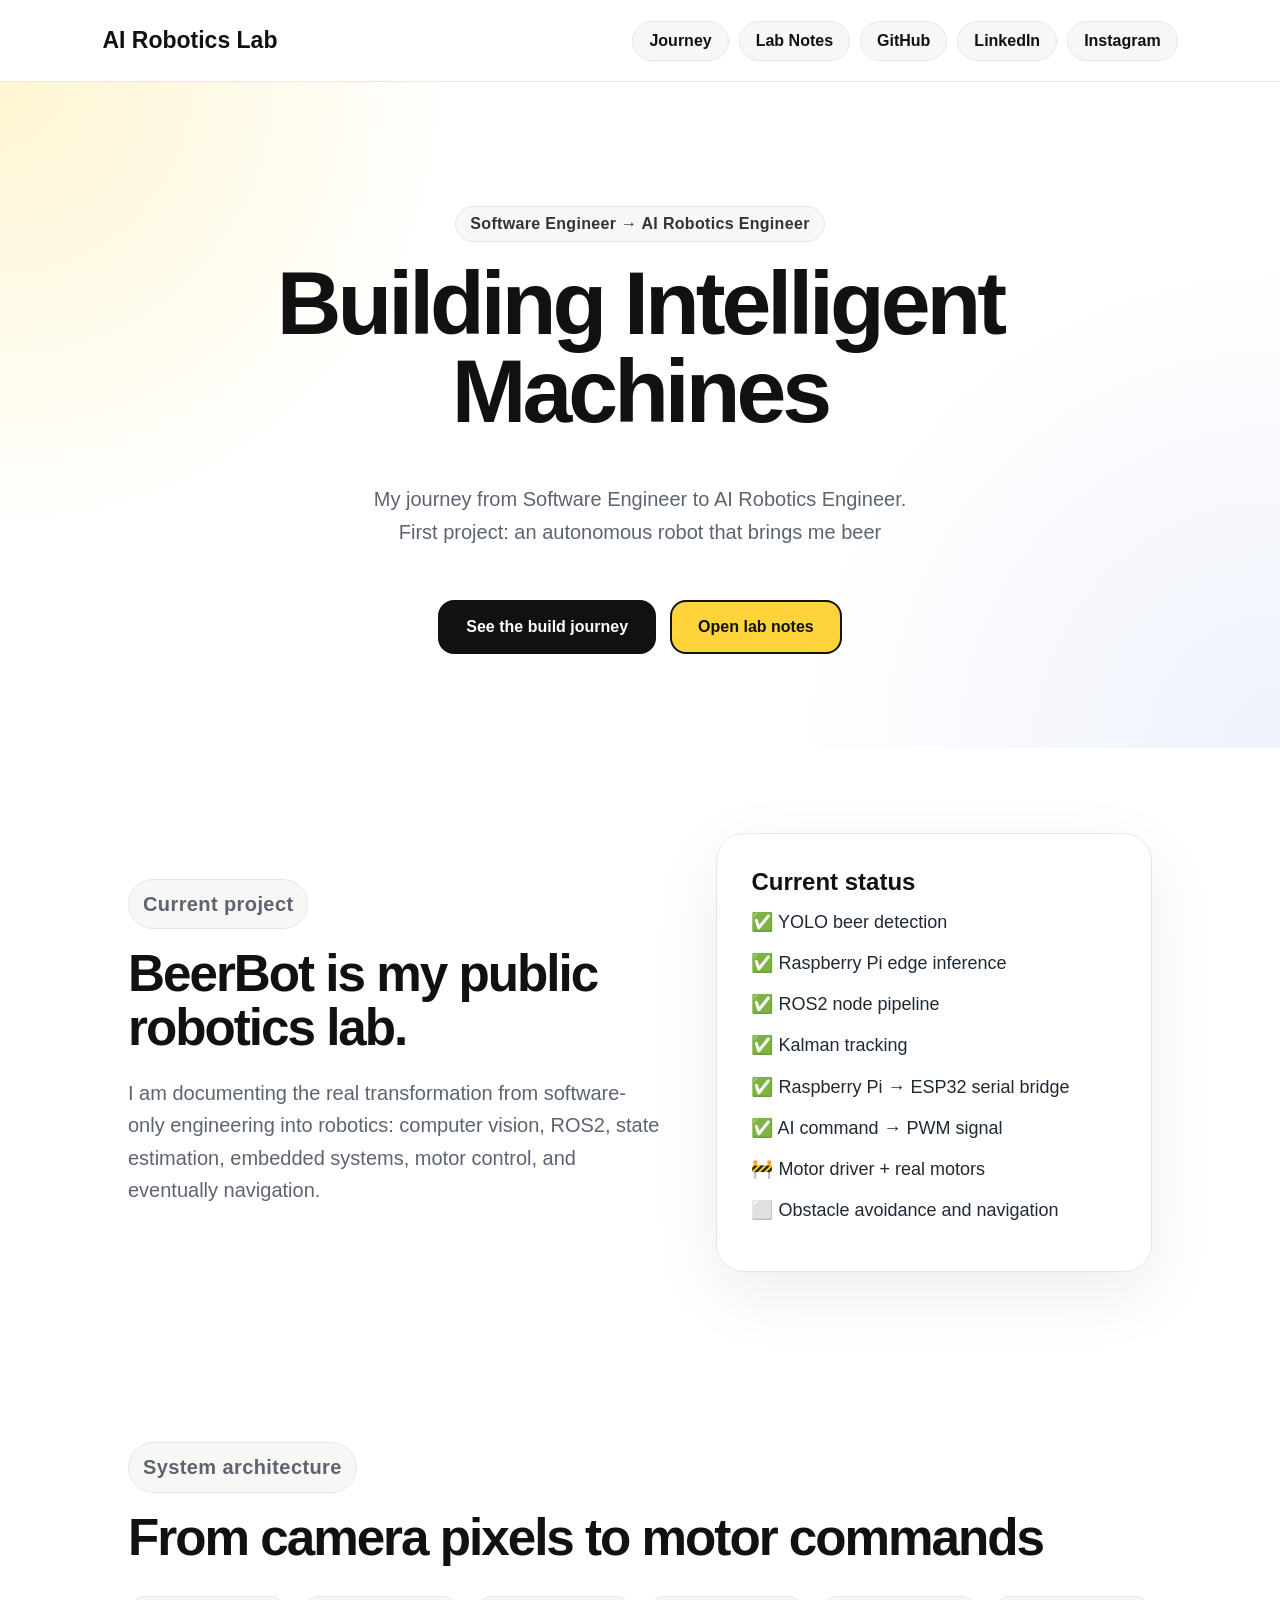
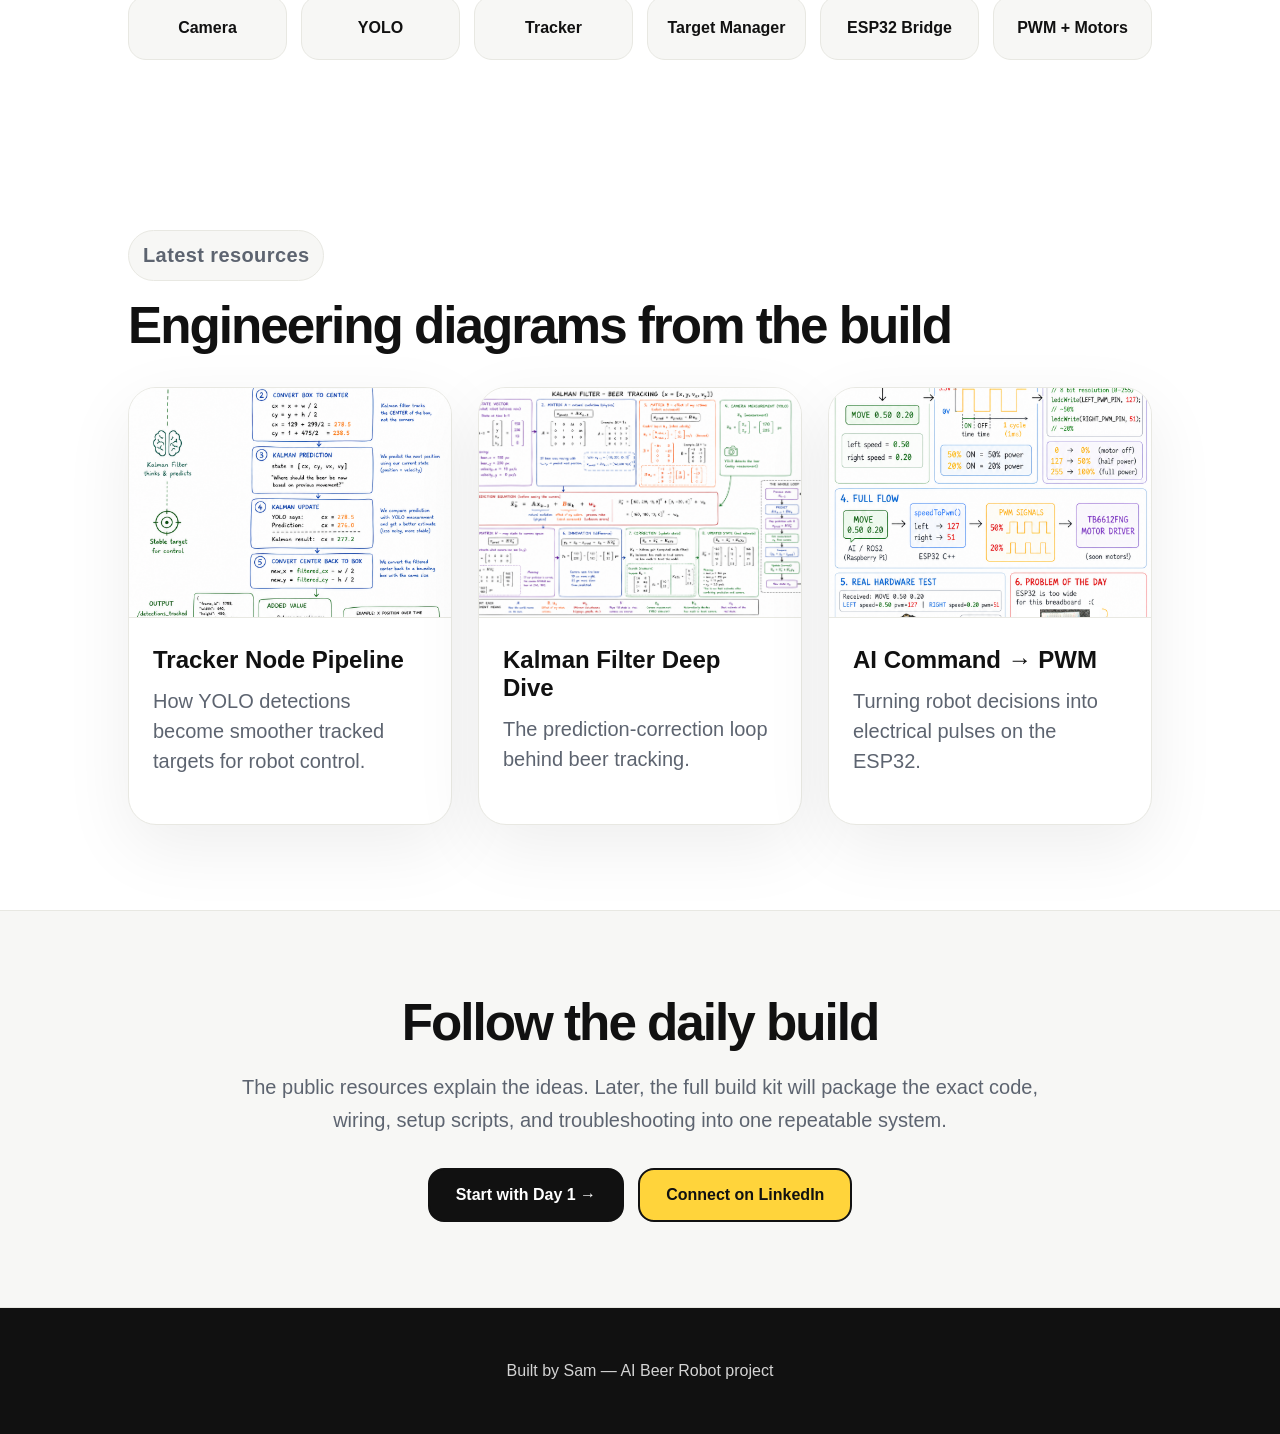
<file: docs/index.html>
<!DOCTYPE html>
<html lang="en">
<head>
  <meta charset="UTF-8" />
  <meta name="viewport" content="width=device-width, initial-scale=1.0" />
  <title>AI Robotics Lab</title>
  <link rel="stylesheet" href="style.css" />
</head>
<body>
    <nav class="nav">
    <a class="logo" href="index.html">AI Robotics Lab</a>
    <div class="links">
      <a href="journey.html">Journey</a>
      <a href="notes.html">Lab Notes</a>
      <a href="https://github.com/samrondzel/beer_robot" target="_blank" rel="noopener noreferrer">GitHub</a>
      <a href="https://www.linkedin.com/in/samrondel/" target="_blank" rel="noopener noreferrer">LinkedIn</a>
      <a href="https://www.instagram.com/samrondzel/" target="_blank" rel="noopener noreferrer">Instagram</a>
    </div>
  </nav>

  <main>
    <section class="hero">
      <p class="eyebrow">Software Engineer → AI Robotics Engineer</p>
      <h1>Building Intelligent Machines</h1>
      <p class="hero-text">
        My journey from Software Engineer to AI Robotics Engineer.
        <br>
        First project: an autonomous robot that brings me beer
      </p>
      <div class="buttons">
        <a class="primary" href="journey.html">See the build journey</a>
        <a class="secondary" href="notes.html">Open lab notes</a>
      </div>
    </section>

    <!--
    <section class="email-section" id="newsletter">
      <div class="email-badge">AI Robotics Lab</div>

      <h2>Follow the journey from code to machines</h2>

      <p>
        I'm documenting my path from Software Engineer to AI Robotics Engineer:
        computer vision, ROS2, embedded systems, mistakes, diagrams and real build logs.
      </p>

      <p class="email-promise">
        Join now and get the full AI robotics roadmap when it's ready.
      </p>

      <div class="beehiiv-form">
        <script async src="https://subscribe-forms.beehiiv.com/v3/loader.js" data-beehiiv-form="343acbce-effb-416f-a105-92e43528651b"></script>
      </div>

      <small>No spam. Just robots, AI and engineering notes.</small>
    </section>
  -->

    <section class="section two-col">
      <div>
        <p class="eyebrow">Current project</p>
        <h2>BeerBot is my public robotics lab.</h2>
        <p>
          I am documenting the real transformation from software-only engineering into robotics:
          computer vision, ROS2, state estimation, embedded systems, motor control, and eventually navigation.
        </p>
      </div>
      <div class="status-card">
        <h3>Current status</h3>
        <p>✅ YOLO beer detection</p>
        <p>✅ Raspberry Pi edge inference</p>
        <p>✅ ROS2 node pipeline</p>
        <p>✅ Kalman tracking</p>
        <p>✅ Raspberry Pi → ESP32 serial bridge</p>
        <p>✅ AI command → PWM signal</p>
        <p>🚧 Motor driver + real motors</p>
        <p>⬜ Obstacle avoidance and navigation</p>
      </div>
    </section>

    <section class="section">
      <p class="eyebrow">System architecture</p>
      <h2>From camera pixels to motor commands</h2>
      <div class="flow">
        <span>Camera</span>
        <span>YOLO</span>
        <span>Tracker</span>
        <span>Target Manager</span>
        <span>ESP32 Bridge</span>
        <span>PWM + Motors</span>
      </div>
    </section>

    <section class="section">
      <p class="eyebrow">Latest resources</p>
      <h2>Engineering diagrams from the build</h2>
      <div class="grid">
        <a class="card-link" href="notes.html#tracker-node">
          <img src="assets/tracker-node-pipeline.png" alt="Tracker node pipeline diagram" />
          <h3>Tracker Node Pipeline</h3>
          <p>How YOLO detections become smoother tracked targets for robot control.</p>
        </a>
        <a class="card-link" href="notes.html#kalman-filter">
          <img src="assets/kalman-filter-deep-dive.png" alt="Kalman filter explanation" />
          <h3>Kalman Filter Deep Dive</h3>
          <p>The prediction-correction loop behind beer tracking.</p>
        </a>
        <a class="card-link" href="journey.html#day20">
          <img src="assets/day20-ai-command-to-pwm.png" alt="AI command to PWM signal diagram" />
          <h3>AI Command → PWM</h3>
          <p>Turning robot decisions into electrical pulses on the ESP32.</p>
        </a>
      </div>
    </section>

    <section class="section cta">
      <h2>Follow the daily build</h2>
      <p>
        The public resources explain the ideas. Later, the full build kit will package the exact code,
        wiring, setup scripts, and troubleshooting into one repeatable system.
      </p>
      <div class="buttons">
        <a class="primary" href="journey.html">Start with Day 1 →</a>
        <a class="secondary" href="https://www.linkedin.com/in/samrondel/" target="_blank" rel="noopener noreferrer">Connect on LinkedIn</a>
      </div>
    </section>
  </main>

  <!--
  <section class="email-section" id="newsletter">
    <div class="email-badge">AI Robotics Lab</div>

    <h2>Follow the journey from code to machines</h2>

    <p class="email-promise">
      Join now and get the full AI robotics roadmap when it's ready.
    </p>

    <div class="beehiiv-form">
      <script async src="https://subscribe-forms.beehiiv.com/v3/loader.js" data-beehiiv-form="343acbce-effb-416f-a105-92e43528651b"></script>
    </div>

    <small>No spam. Just robots, AI and engineering notes.</small>
  </section>
-->

  <footer>
    <p>Built by Sam — AI Beer Robot project</p>
  </footer>
</body>
</html>
</file>
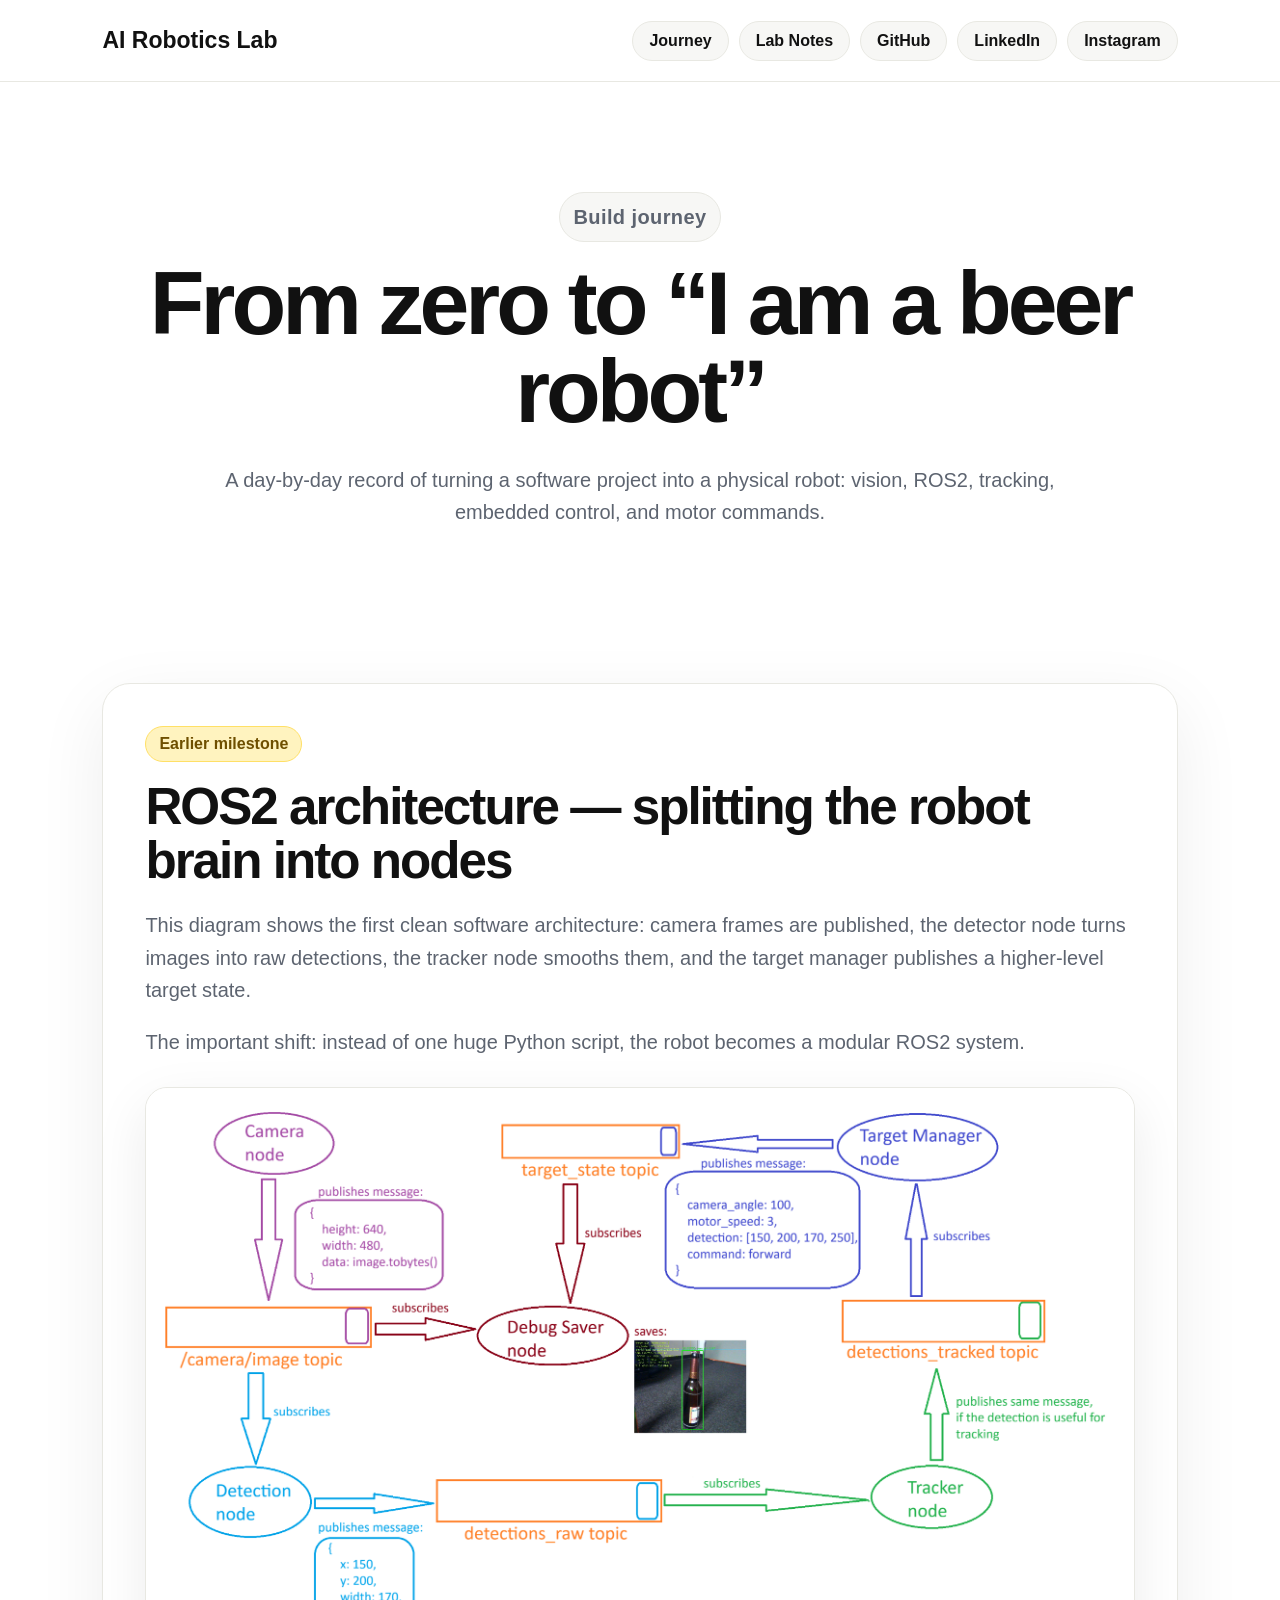
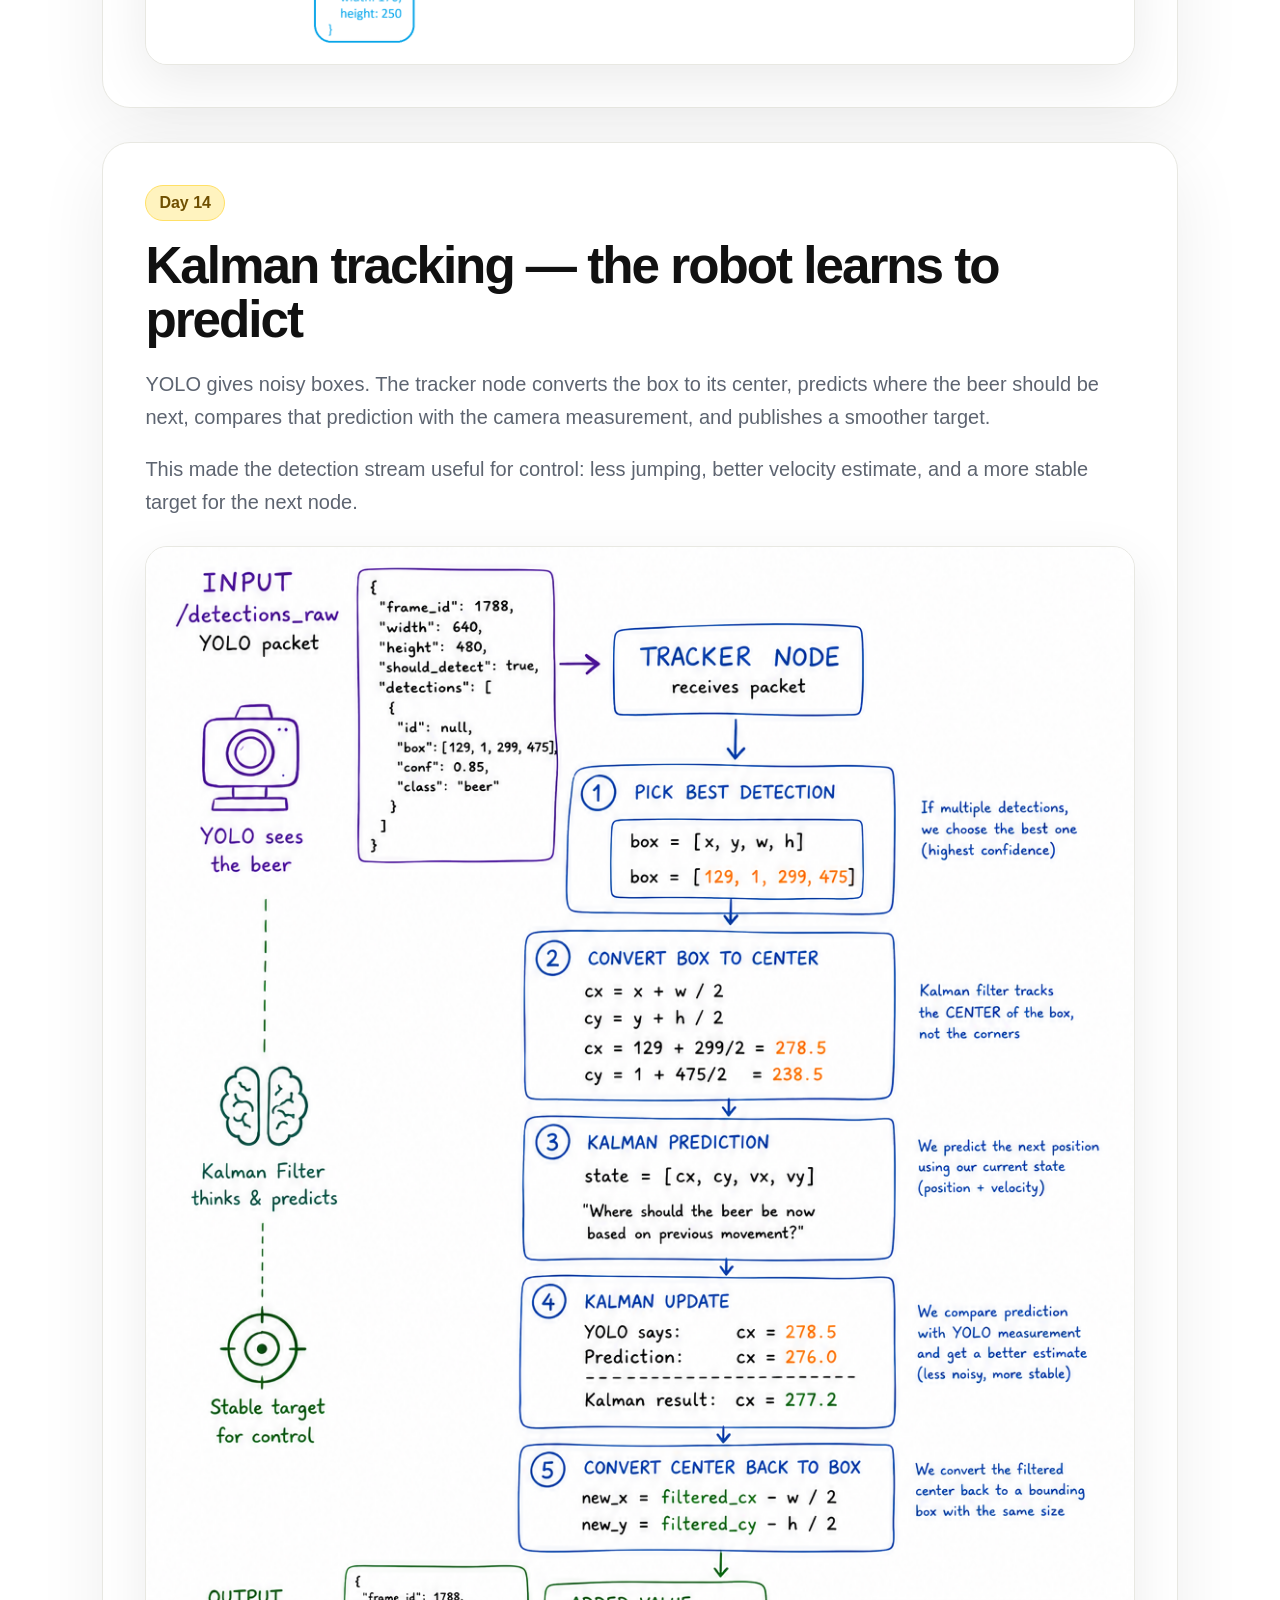
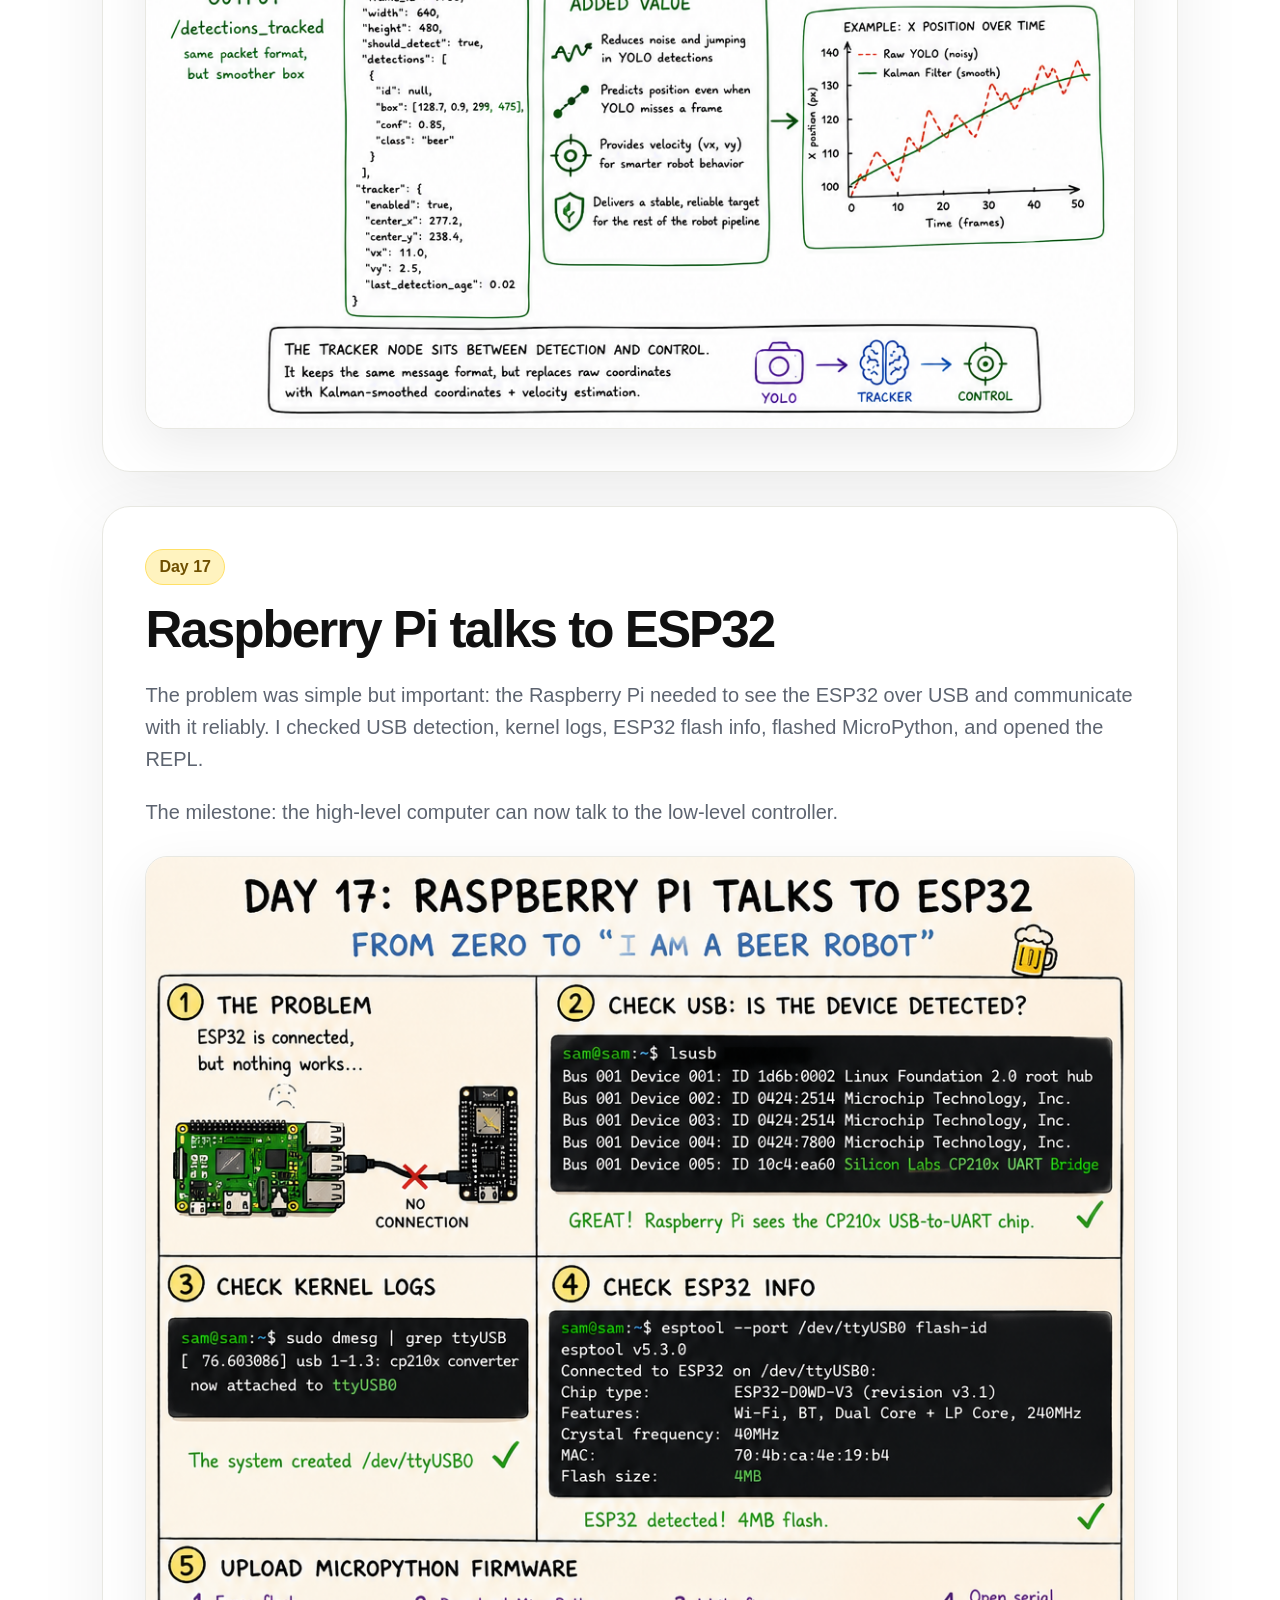
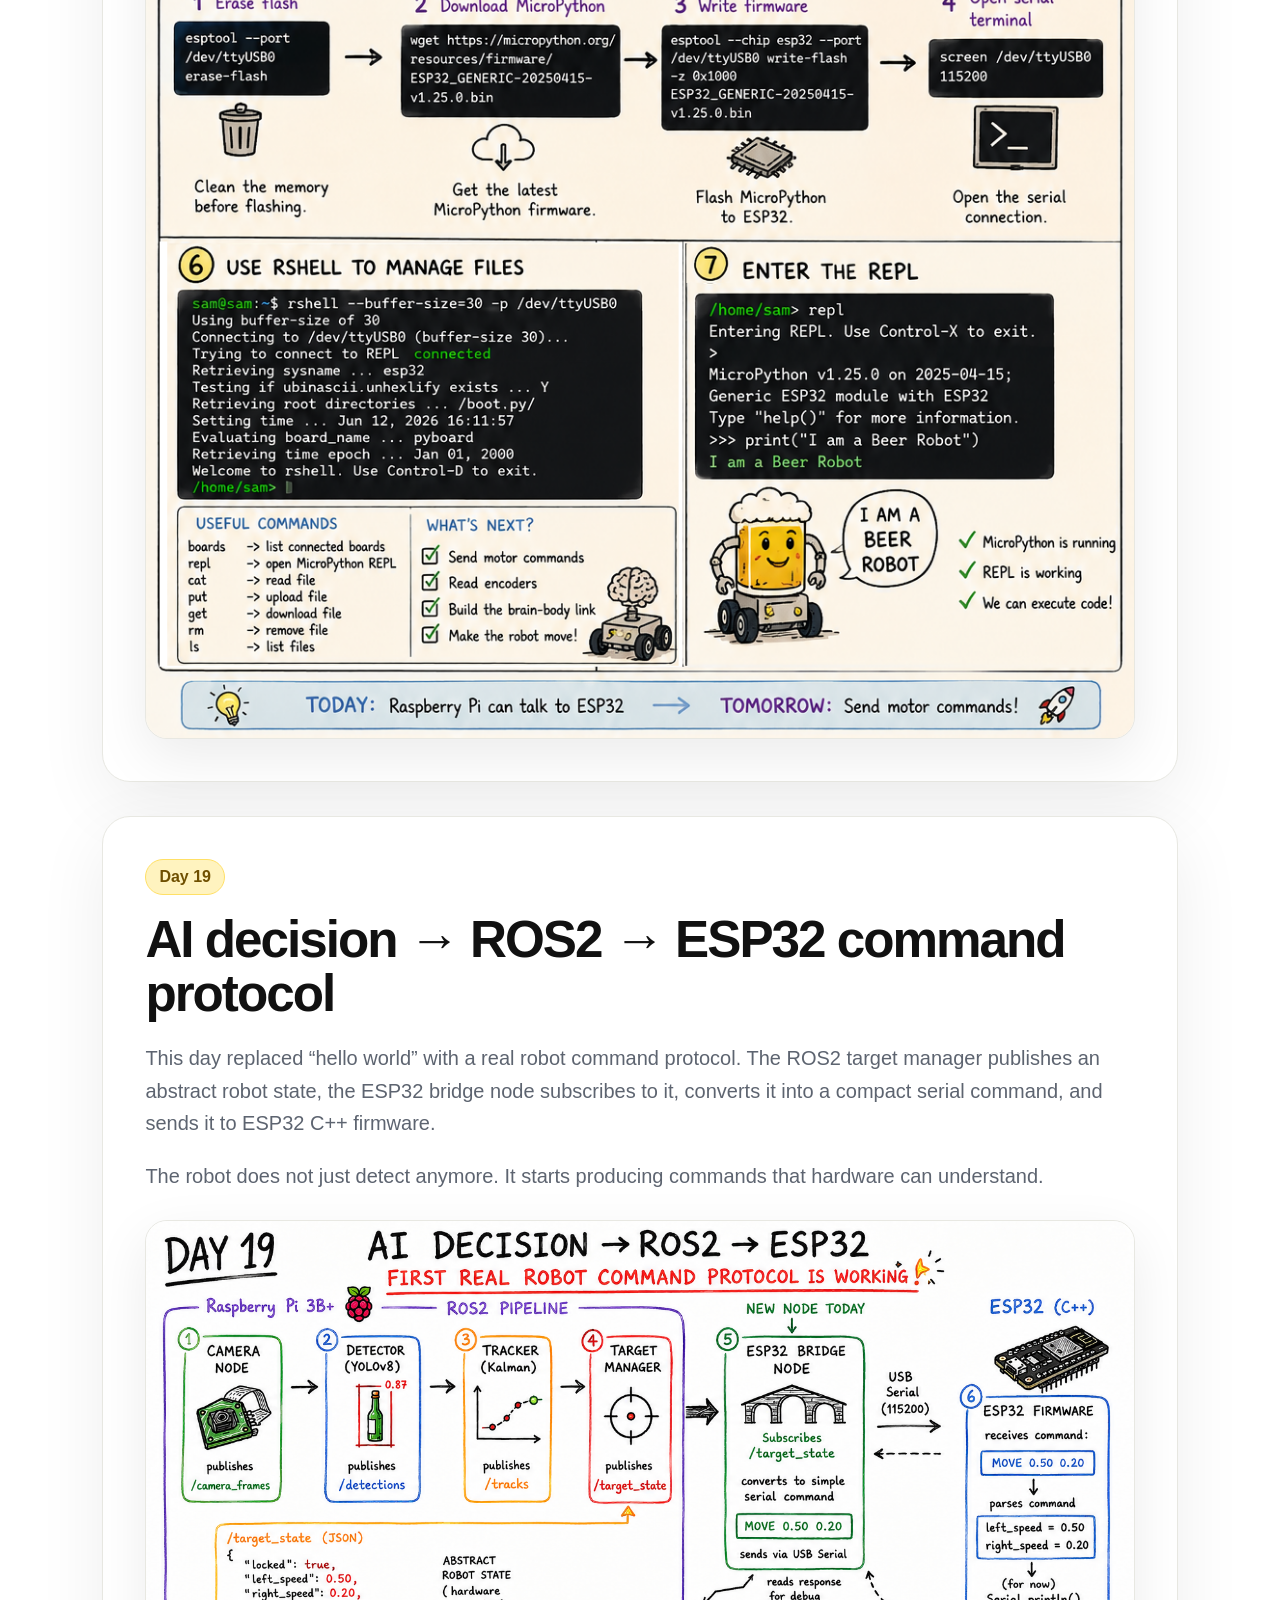
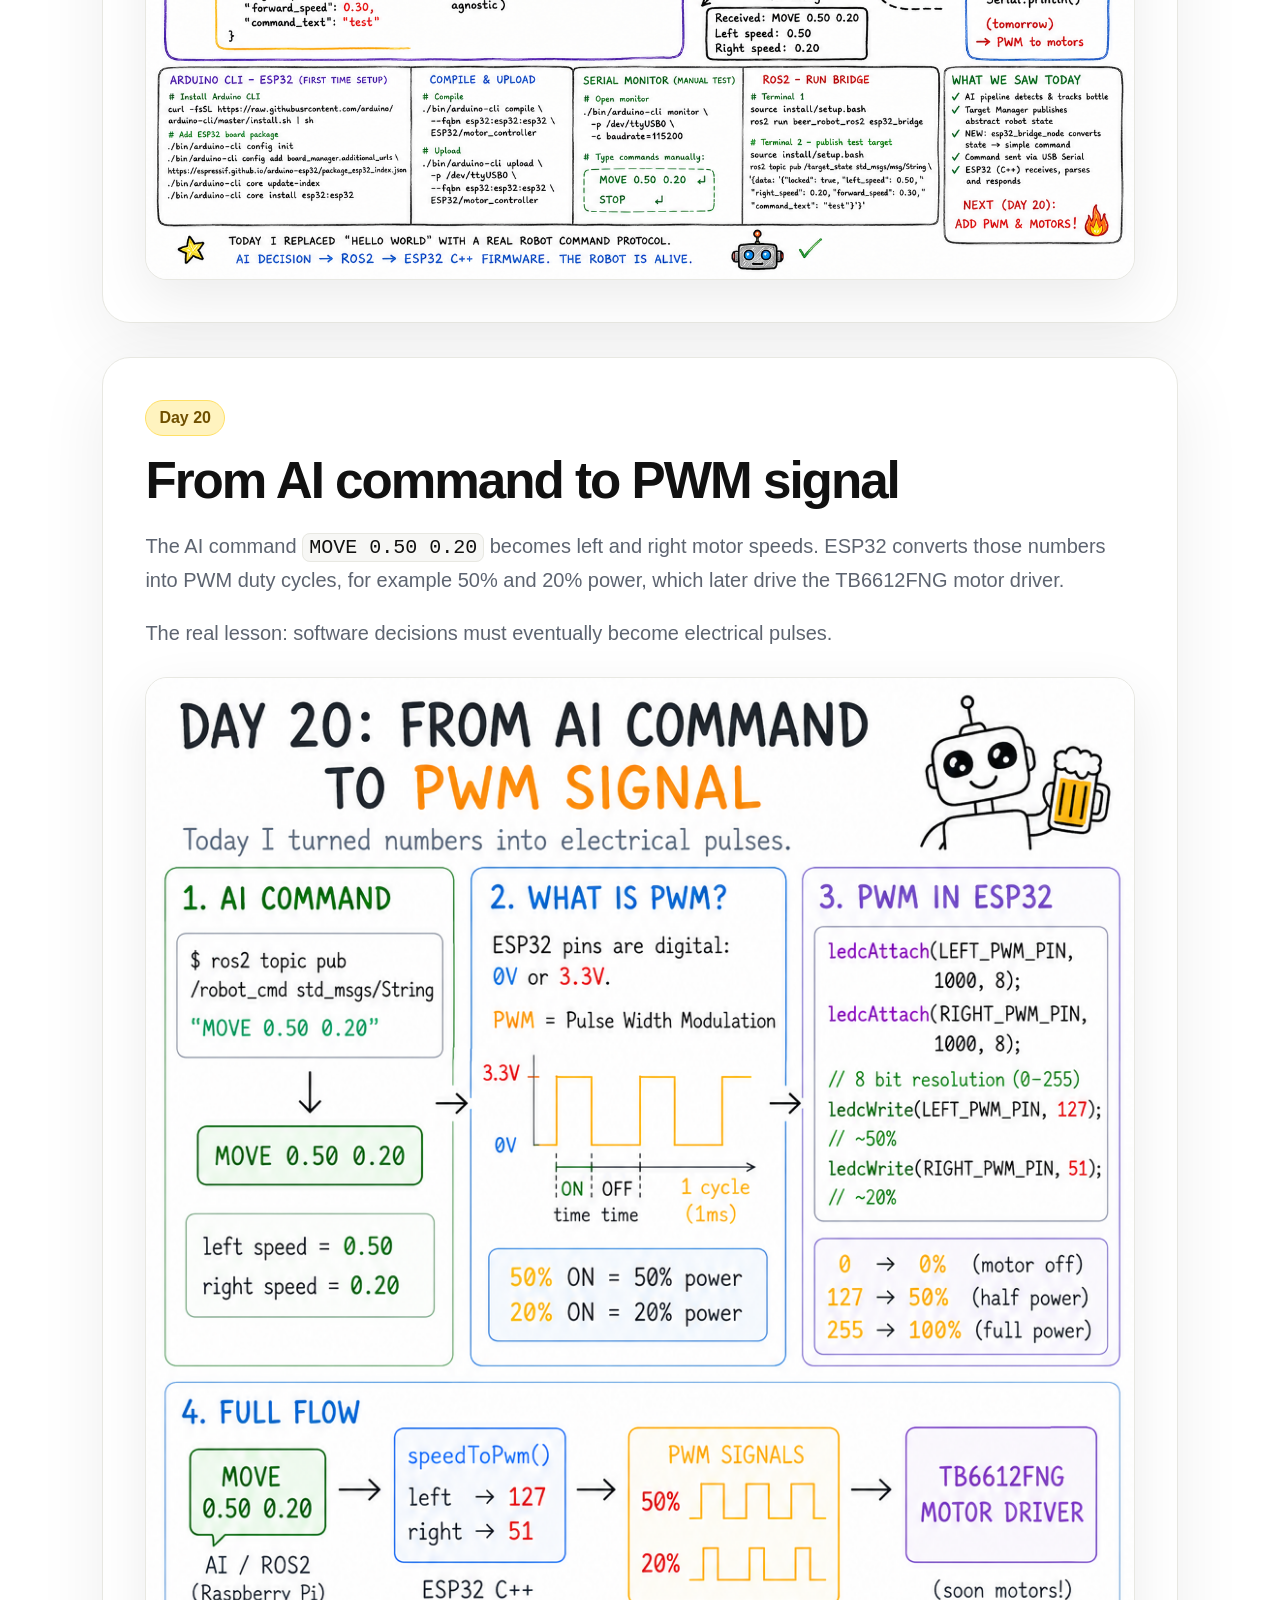
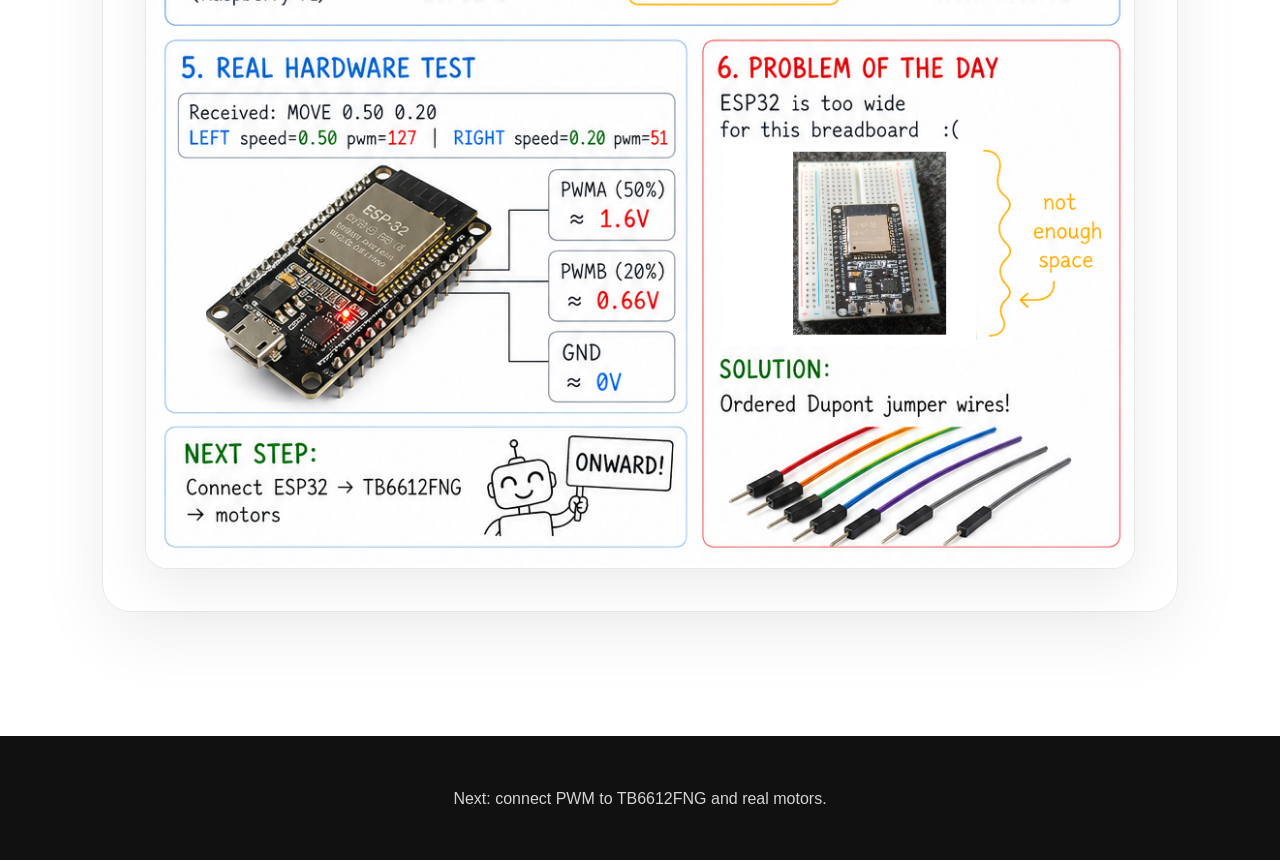
<file: docs/journey.html>
<!DOCTYPE html>
<html lang="en">
<head>
  <meta charset="UTF-8" />
  <meta name="viewport" content="width=device-width, initial-scale=1.0" />
  <title>BeerBot Journey</title>
  <link rel="stylesheet" href="style.css" />
</head>
<body>
    <nav class="nav">
    <a class="logo" href="index.html">AI Robotics Lab</a>
    <div class="links">
      <a href="journey.html">Journey</a>
      <a href="notes.html">Lab Notes</a>
      <a href="https://github.com/samrondzel/beer_robot" target="_blank" rel="noopener noreferrer">GitHub</a>
      <a href="https://www.linkedin.com/in/samrondel/" target="_blank" rel="noopener noreferrer">LinkedIn</a>
      <a href="https://www.instagram.com/samrondzel/" target="_blank" rel="noopener noreferrer">Instagram</a>
    </div>
  </nav>

  <main>
    <section class="page-hero">
      <p class="eyebrow">Build journey</p>
      <h1>From zero to “I am a beer robot”</h1>
      <p>
        A day-by-day record of turning a software project into a physical robot:
        vision, ROS2, tracking, embedded control, and motor commands.
      </p>
    </section>

    <section class="timeline">

      <article class="day-card" id="day10">
        <div class="day-meta">Earlier milestone</div>
        <h2>ROS2 architecture — splitting the robot brain into nodes</h2>
        <p>
          This diagram shows the first clean software architecture: camera frames are published,
          the detector node turns images into raw detections, the tracker node smooths them,
          and the target manager publishes a higher-level target state.
        </p>
        <p>
          The important shift: instead of one huge Python script, the robot becomes a modular ROS2 system.
        </p>
        <img src="assets/ros2-architecture.png" alt="ROS2 architecture diagram for BeerBot" />
      </article>

      <article class="day-card" id="day14">
        <div class="day-meta">Day 14</div>
        <h2>Kalman tracking — the robot learns to predict</h2>
        <p>
          YOLO gives noisy boxes. The tracker node converts the box to its center, predicts where the beer
          should be next, compares that prediction with the camera measurement, and publishes a smoother target.
        </p>
        <p>
          This made the detection stream useful for control: less jumping, better velocity estimate,
          and a more stable target for the next node.
        </p>
        <img src="assets/tracker-node-pipeline.png" alt="Tracker node pipeline from raw detection to tracked output" />
      </article>

      <article class="day-card" id="day17">
        <div class="day-meta">Day 17</div>
        <h2>Raspberry Pi talks to ESP32</h2>
        <p>
          The problem was simple but important: the Raspberry Pi needed to see the ESP32 over USB and communicate
          with it reliably. I checked USB detection, kernel logs, ESP32 flash info, flashed MicroPython,
          and opened the REPL.
        </p>
        <p>
          The milestone: the high-level computer can now talk to the low-level controller.
        </p>
        <img src="assets/day17-raspberry-pi-esp32.png" alt="Raspberry Pi detects and communicates with ESP32" />
      </article>

      <article class="day-card" id="day19">
        <div class="day-meta">Day 19</div>
        <h2>AI decision → ROS2 → ESP32 command protocol</h2>
        <p>
          This day replaced “hello world” with a real robot command protocol. The ROS2 target manager publishes
          an abstract robot state, the ESP32 bridge node subscribes to it, converts it into a compact serial command,
          and sends it to ESP32 C++ firmware.
        </p>
        <p>
          The robot does not just detect anymore. It starts producing commands that hardware can understand.
        </p>
        <img src="assets/day19-ros2-esp32-command-protocol.png" alt="ROS2 to ESP32 command protocol diagram" />
      </article>

      <article class="day-card" id="day20">
        <div class="day-meta">Day 20</div>
        <h2>From AI command to PWM signal</h2>
        <p>
          The AI command <code>MOVE 0.50 0.20</code> becomes left and right motor speeds.
          ESP32 converts those numbers into PWM duty cycles, for example 50% and 20% power,
          which later drive the TB6612FNG motor driver.
        </p>
        <p>
          The real lesson: software decisions must eventually become electrical pulses.
        </p>
        <img src="assets/day20-ai-command-to-pwm.png" alt="AI command converted into PWM signal on ESP32" />
      </article>

    </section>
  </main>

  <footer>
    <p>Next: connect PWM to TB6612FNG and real motors.</p>
  </footer>
</body>
</html>
</file>
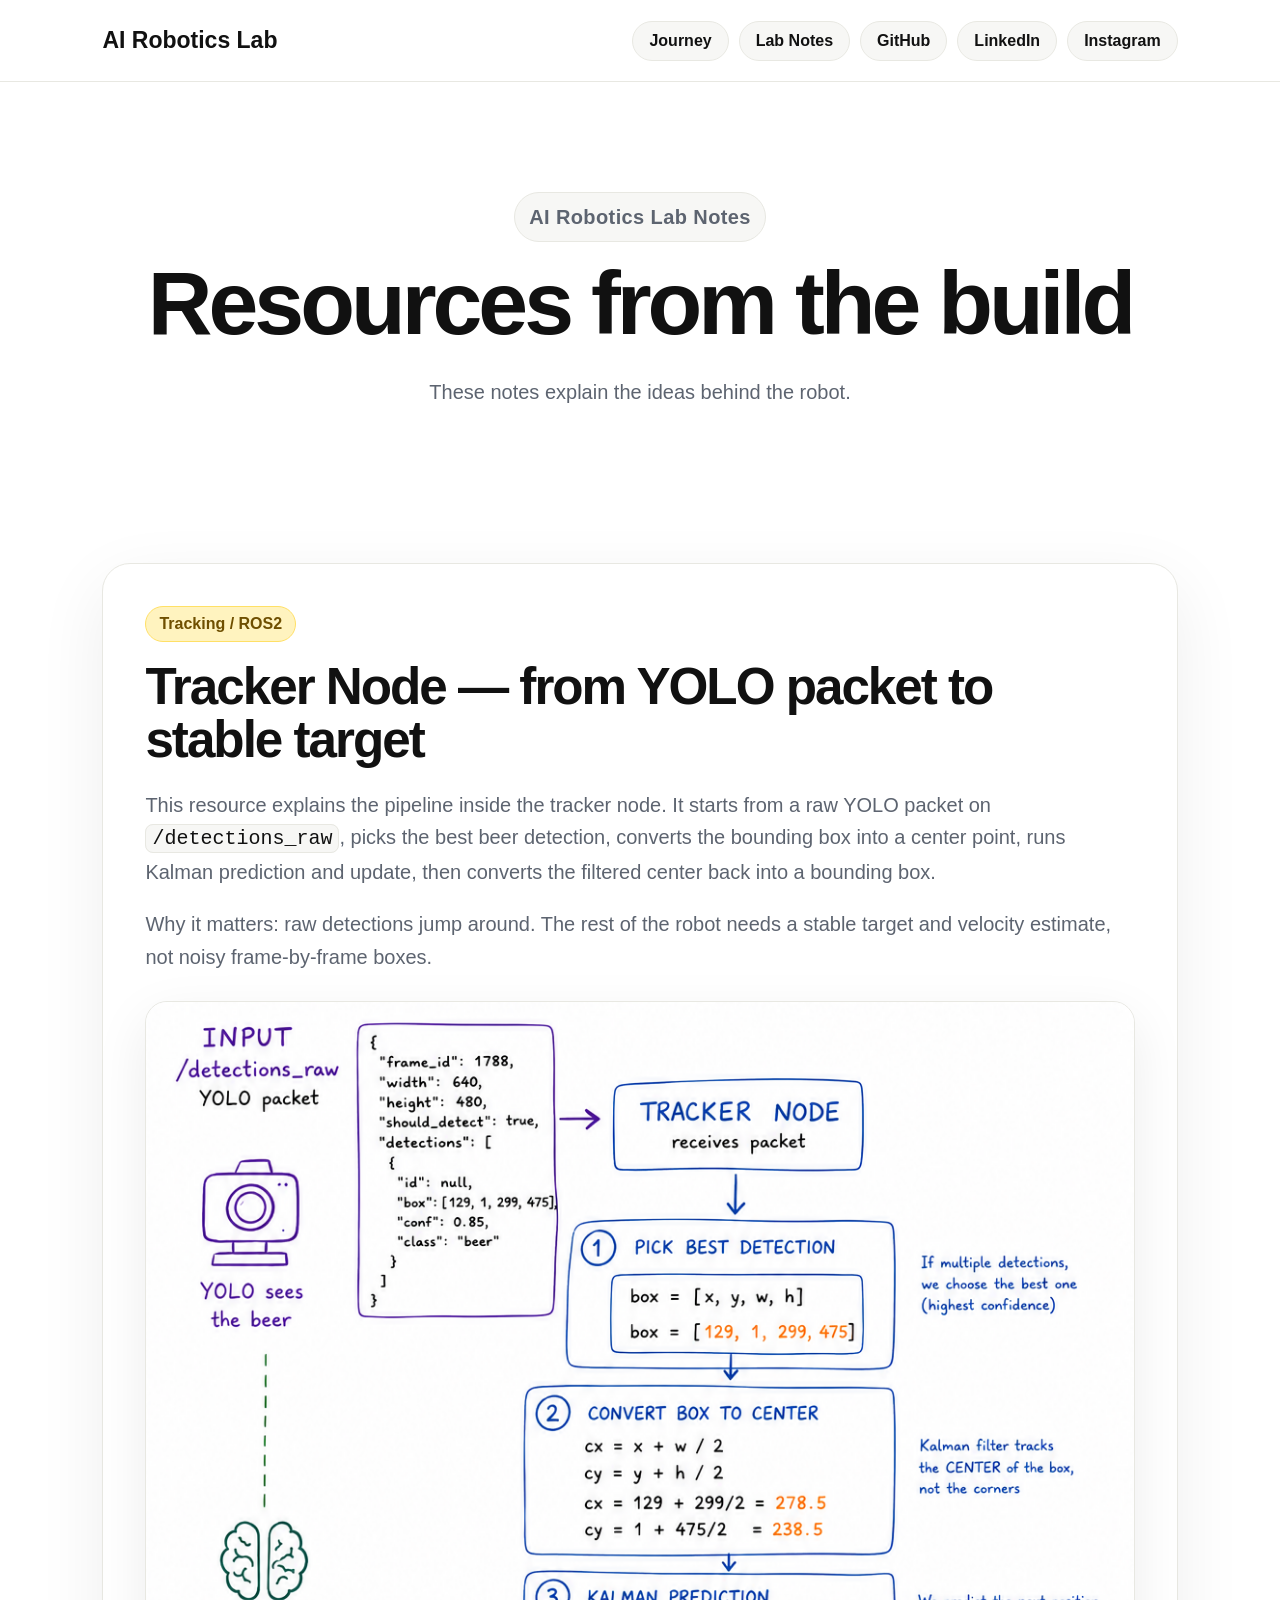
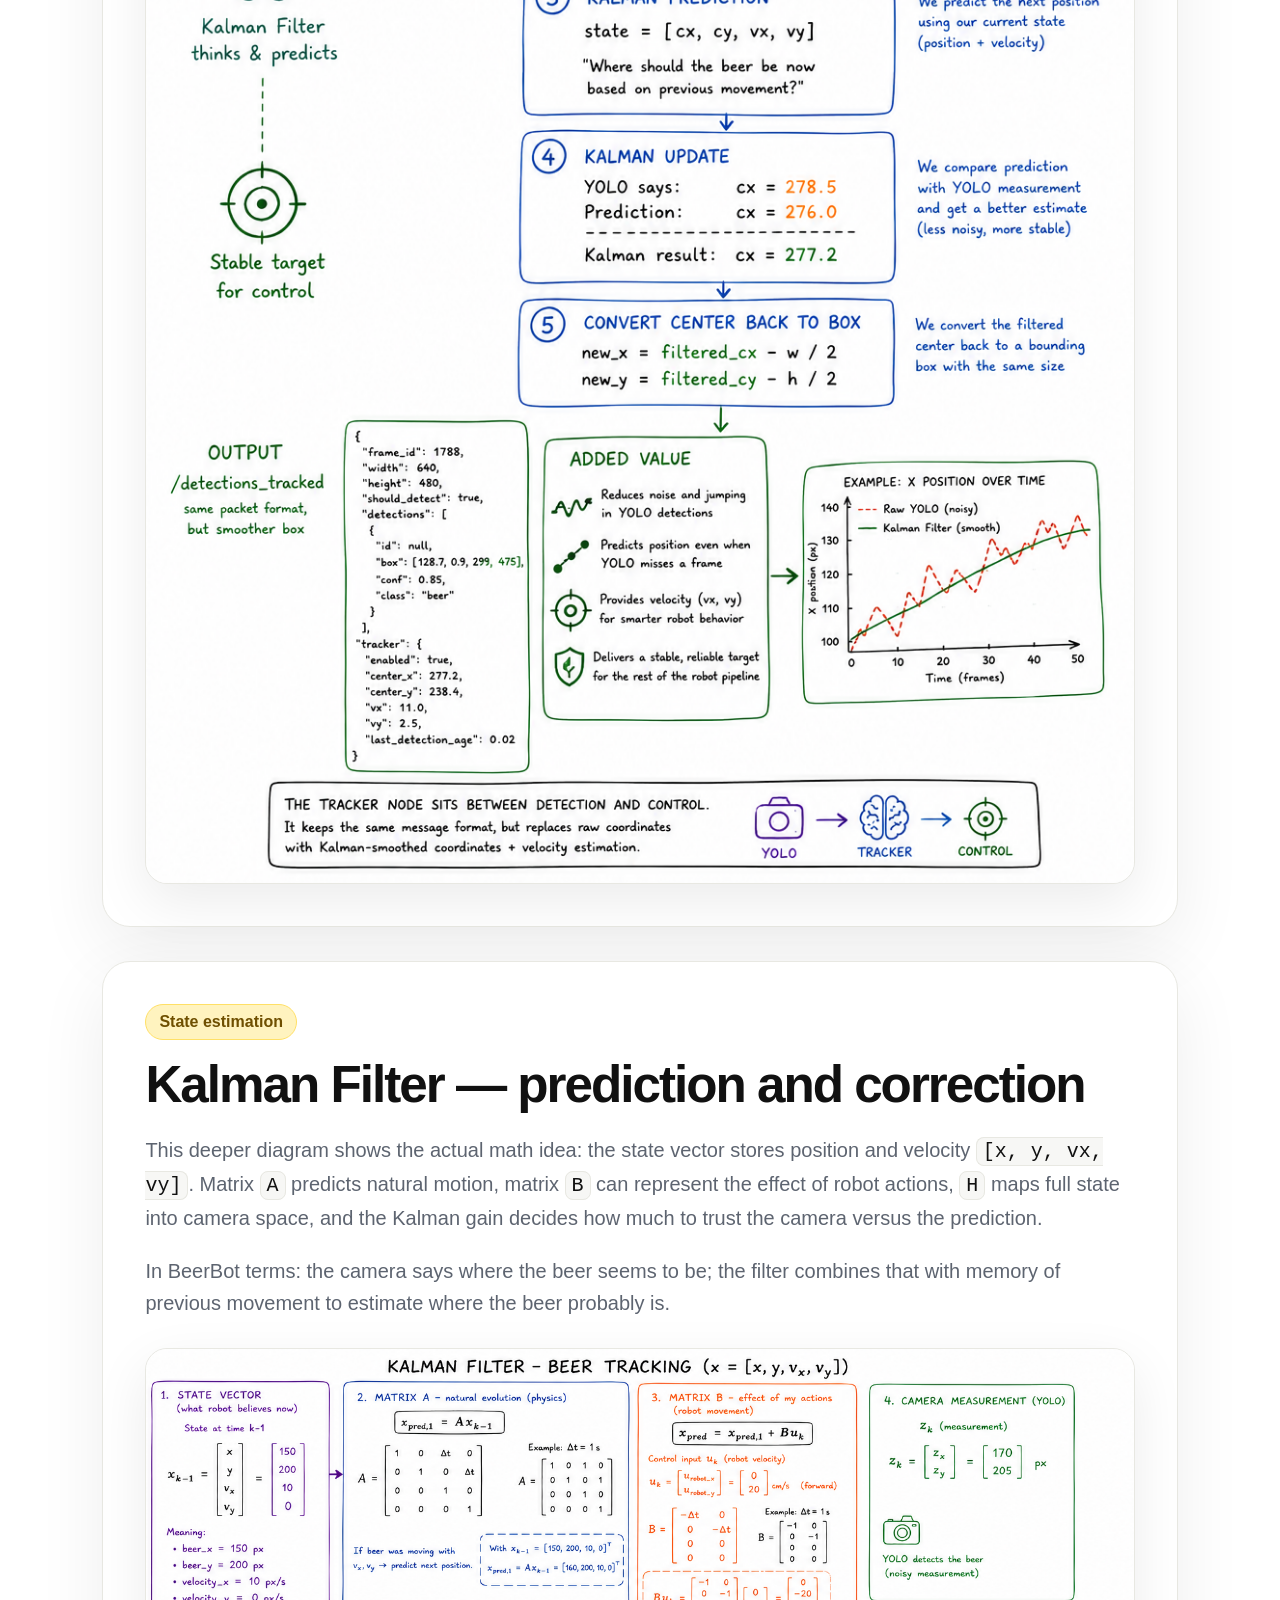
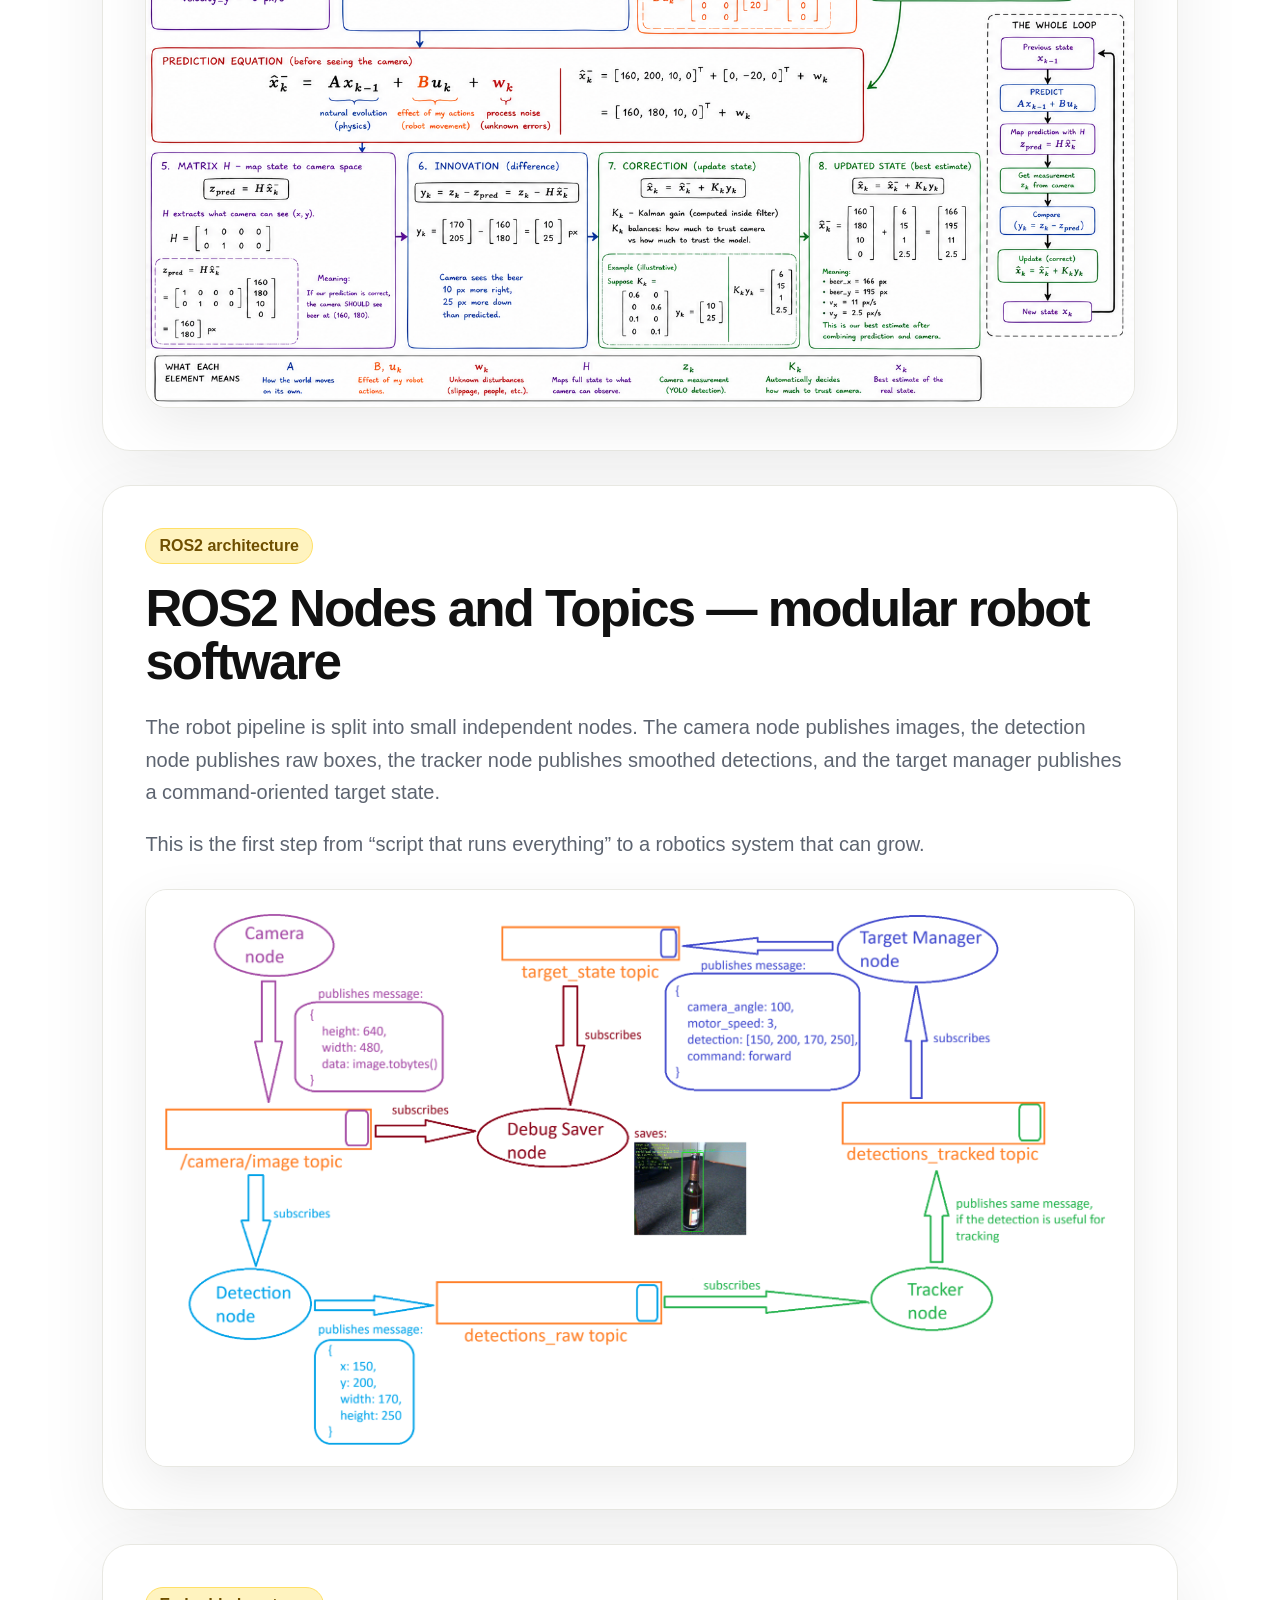
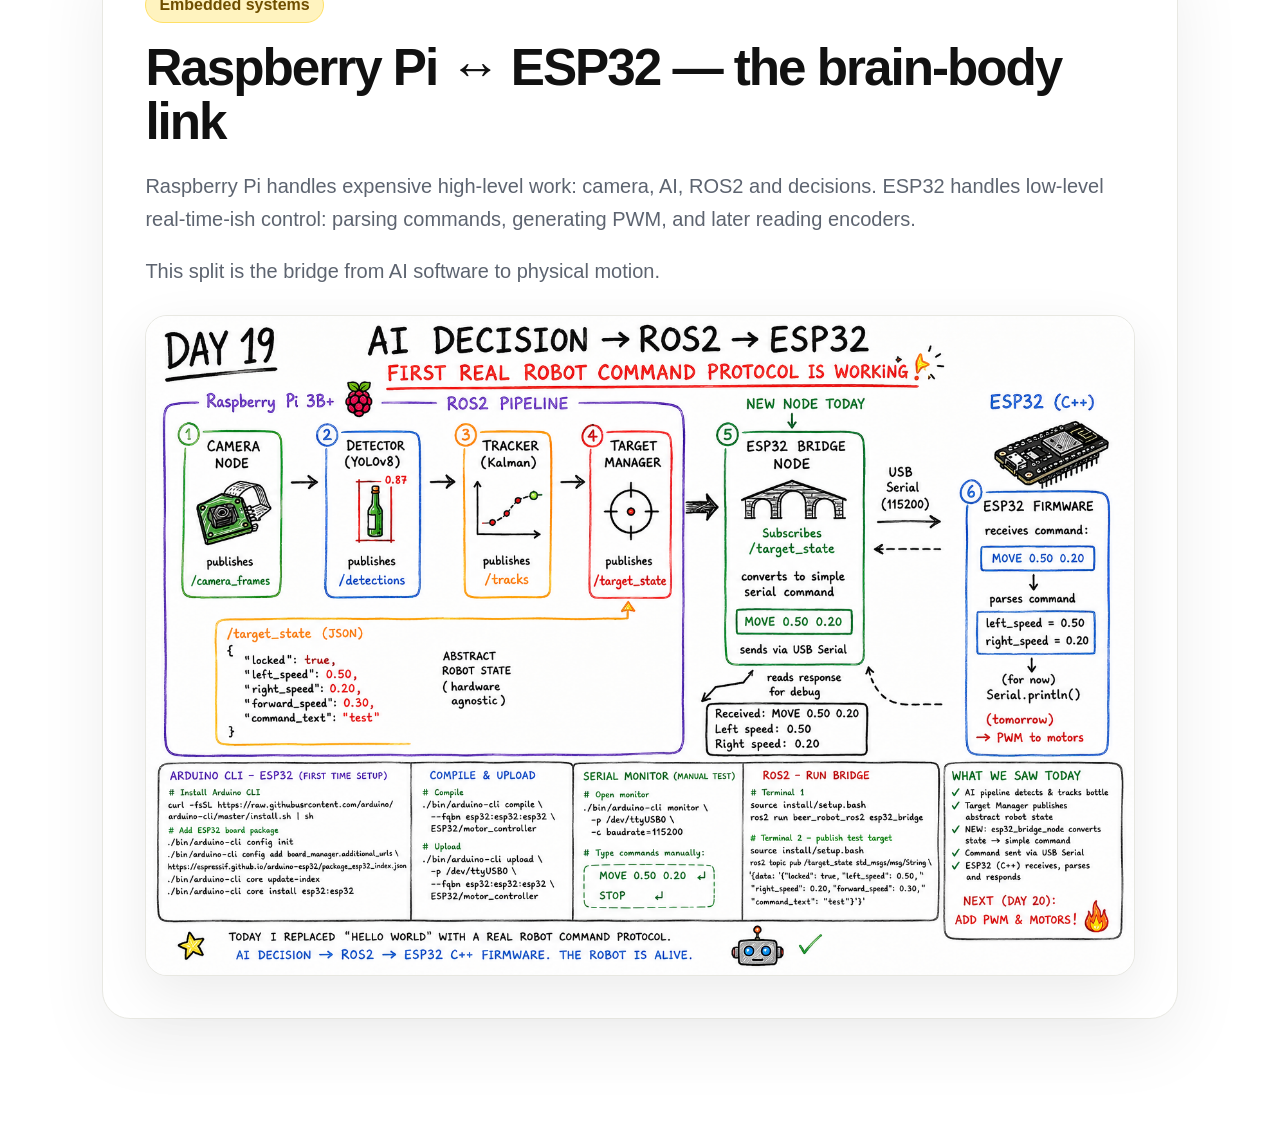
<file: docs/notes.html>
<!DOCTYPE html>
<html lang="en">
<head>
  <meta charset="UTF-8" />
  <meta name="viewport" content="width=device-width, initial-scale=1.0" />
  <title>BeerBot Lab Notes</title>
  <link rel="stylesheet" href="style.css" />
</head>
<body>
  <nav class="nav">
    <a class="logo" href="index.html">AI Robotics Lab</a>
    <div class="links">
      <a href="journey.html">Journey</a>
      <a href="notes.html">Lab Notes</a>
      <a href="https://github.com/samrondzel/beer_robot" target="_blank" rel="noopener noreferrer">GitHub</a>
      <a href="https://www.linkedin.com/in/samrondel/" target="_blank" rel="noopener noreferrer">LinkedIn</a>
      <a href="https://www.instagram.com/samrondzel/" target="_blank" rel="noopener noreferrer">Instagram</a>
    </div>
  </nav>

  <main>
    <section class="page-hero">
      <p class="eyebrow">AI Robotics Lab Notes</p>
      <h1>Resources from the build</h1>
      <p>
        These notes explain the ideas behind the robot.
      </p>
    </section>

    <section class="note-list">

      <article class="note-card" id="tracker-node">
        <div class="tag">Tracking / ROS2</div>
        <h2>Tracker Node — from YOLO packet to stable target</h2>
        <p>
          This resource explains the pipeline inside the tracker node. It starts from a raw YOLO packet
          on <code>/detections_raw</code>, picks the best beer detection, converts the bounding box into a center point,
          runs Kalman prediction and update, then converts the filtered center back into a bounding box.
        </p>
        <p>
          Why it matters: raw detections jump around. The rest of the robot needs a stable target and velocity estimate,
          not noisy frame-by-frame boxes.
        </p>
        <img src="assets/tracker-node-pipeline.png" alt="Tracker node explanation diagram" />
      </article>

      <article class="note-card" id="kalman-filter">
        <div class="tag">State estimation</div>
        <h2>Kalman Filter — prediction and correction</h2>
        <p>
          This deeper diagram shows the actual math idea: the state vector stores position and velocity
          <code>[x, y, vx, vy]</code>. Matrix <code>A</code> predicts natural motion, matrix <code>B</code>
          can represent the effect of robot actions, <code>H</code> maps full state into camera space,
          and the Kalman gain decides how much to trust the camera versus the prediction.
        </p>
        <p>
          In BeerBot terms: the camera says where the beer seems to be; the filter combines that with memory
          of previous movement to estimate where the beer probably is.
        </p>
        <img src="assets/kalman-filter-deep-dive.png" alt="Kalman filter full explanation diagram" />
      </article>

      <article class="note-card" id="ros2-architecture">
        <div class="tag">ROS2 architecture</div>
        <h2>ROS2 Nodes and Topics — modular robot software</h2>
        <p>
          The robot pipeline is split into small independent nodes. The camera node publishes images,
          the detection node publishes raw boxes, the tracker node publishes smoothed detections,
          and the target manager publishes a command-oriented target state.
        </p>
        <p>
          This is the first step from “script that runs everything” to a robotics system that can grow.
        </p>
        <img src="assets/ros2-architecture.png" alt="ROS2 architecture diagram" />
      </article>

      <article class="note-card" id="esp32-bridge">
        <div class="tag">Embedded systems</div>
        <h2>Raspberry Pi ↔ ESP32 — the brain-body link</h2>
        <p>
          Raspberry Pi handles expensive high-level work: camera, AI, ROS2 and decisions.
          ESP32 handles low-level real-time-ish control: parsing commands, generating PWM,
          and later reading encoders.
        </p>
        <p>
          This split is the bridge from AI software to physical motion.
        </p>
        <img src="assets/day19-ros2-esp32-command-protocol.png" alt="Raspberry Pi to ESP32 command bridge diagram" />
      </article>

    </section>
  </main>

</body>
</html>
</file>
<file: docs/style.css>
* {
  box-sizing: border-box;
}

:root {
  --text: #111111;
  --muted: #5d6470;
  --soft: #f7f7f5;
  --line: #e8e8e2;
  --yellow: #ffd43b;
  --blue: #2458d3;
  --green: #0a7a32;
}

html {
  scroll-behavior: smooth;
}

body {
  margin: 0;
  font-family: -apple-system, BlinkMacSystemFont, "Segoe UI", Arial, sans-serif;
  background: #ffffff;
  color: var(--text);
}

a {
  color: inherit;
}

.nav {
  min-height: 82px;
  display: flex;
  justify-content: space-between;
  align-items: center;
  padding: 0 8%;
  border-bottom: 1px solid var(--line);
  background: rgba(255,255,255,.88);
  backdrop-filter: blur(12px);
  position: sticky;
  top: 0;
  z-index: 10;
}

.logo {
  font-size: 23px;
  font-weight: 900;
  text-decoration: none;
  white-space: nowrap;
}

.links {
  display: flex;
  gap: 10px;
  flex-wrap: wrap;
  justify-content: flex-end;
}

.links a {
  padding: 10px 16px;
  border-radius: 999px;
  background: var(--soft);
  border: 1px solid var(--line);
  text-decoration: none;
  font-weight: 700;
  transition: .18s ease;
}

.links a:hover {
  background: var(--yellow);
  transform: translateY(-1px);
}

.hero,
.page-hero {
  padding: 110px 10% 80px;
  text-align: center;
}

.hero {
  min-height: 74vh;
  display: flex;
  flex-direction: column;
  justify-content: center;
  align-items: center;
  background:
    radial-gradient(circle at top left, rgba(255,212,59,.23), transparent 32%),
    radial-gradient(circle at bottom right, rgba(36,88,211,.08), transparent 34%);
}

.eyebrow {
  display: inline-block;
  margin: 0 0 18px;
  padding: 8px 14px;
  border-radius: 999px;
  background: var(--soft);
  border: 1px solid var(--line);
  color: #333;
  font-weight: 800;
  letter-spacing: .02em;
}

h1 {
  max-width: 1050px;
  margin: 0 auto 28px;
  font-size: clamp(46px, 7vw, 92px);
  line-height: .98;
  letter-spacing: -4px;
}

h2 {
  margin: 0 0 22px;
  font-size: clamp(32px, 4vw, 54px);
  line-height: 1.05;
  letter-spacing: -2px;
}

h3 {
  font-size: 24px;
  margin: 0 0 12px;
}

.hero-text,
.page-hero p,
.section p,
.day-card p,
.note-card p {
  color: var(--muted);
  font-size: 20px;
  line-height: 1.62;
}

.hero-text,
.page-hero p {
  max-width: 920px;
  margin-left: auto;
  margin-right: auto;
}

.buttons {
  margin-top: 32px;
  display: flex;
  gap: 14px;
  justify-content: center;
  flex-wrap: wrap;
}

.buttons a {
  display: inline-block;
  padding: 16px 26px;
  border-radius: 16px;
  font-weight: 850;
  text-decoration: none;
  border: 2px solid #111;
  transition: .18s ease;
}

.buttons a:hover {
  transform: translateY(-2px);
  box-shadow: 0 12px 26px rgba(0,0,0,.09);
}

.primary {
  background: #111;
  color: #fff;
}

.secondary {
  background: var(--yellow);
  color: #111;
}

.section {
  padding: 85px 10%;
}

.two-col {
  display: grid;
  grid-template-columns: 1.1fr .9fr;
  gap: 56px;
  align-items: center;
}

.status-card,
.card-link,
.day-card,
.note-card {
  background: #fff;
  border: 1px solid var(--line);
  border-radius: 28px;
  box-shadow: 0 22px 70px rgba(0,0,0,.07);
}

.status-card {
  padding: 34px;
}

.status-card p {
  color: #1f2933;
  font-size: 18px;
  margin: 12px 0;
}

.flow {
  display: grid;
  grid-template-columns: repeat(6, minmax(130px, 1fr));
  gap: 14px;
  margin-top: 32px;
}

.flow span {
  background: var(--soft);
  border: 1px solid var(--line);
  border-radius: 18px;
  padding: 22px 14px;
  text-align: center;
  font-weight: 900;
}

.grid {
  display: grid;
  grid-template-columns: repeat(3, 1fr);
  gap: 26px;
  margin-top: 34px;
}

.card-link {
  display: block;
  overflow: hidden;
  text-decoration: none;
  transition: .18s ease;
}

.card-link:hover {
  transform: translateY(-4px);
  box-shadow: 0 26px 80px rgba(0,0,0,.12);
}

.card-link img {
  width: 100%;
  height: 230px;
  object-fit: cover;
  border-bottom: 1px solid var(--line);
  background: var(--soft);
}

.card-link h3,
.card-link p {
  padding-left: 24px;
  padding-right: 24px;
}

.card-link h3 {
  padding-top: 24px;
}

.card-link p {
  padding-bottom: 28px;
  margin-top: 0;
  color: var(--muted);
  line-height: 1.5;
}

.cta {
  text-align: center;
  background: var(--soft);
  border-top: 1px solid var(--line);
  border-bottom: 1px solid var(--line);
}

.cta p {
  max-width: 820px;
  margin-left: auto;
  margin-right: auto;
}

.timeline,
.note-list {
  padding: 20px 8% 90px;
}

.day-card,
.note-card {
  max-width: 1180px;
  margin: 34px auto;
  padding: 42px;
}

.day-meta,
.tag {
  display: inline-block;
  margin-bottom: 18px;
  padding: 8px 13px;
  border-radius: 999px;
  background: #fff3bf;
  border: 1px solid #ffe066;
  font-weight: 900;
  color: #6f4f00;
}

.day-card img,
.note-card img {
  display: block;
  width: 100%;
  margin-top: 28px;
  border-radius: 22px;
  border: 1px solid var(--line);
  box-shadow: 0 18px 54px rgba(0,0,0,.08);
  background: #fff;
}

code {
  background: var(--soft);
  border: 1px solid var(--line);
  border-radius: 8px;
  padding: 2px 6px;
  color: #111;
}

footer {
  padding: 54px 10%;
  text-align: center;
  background: #111;
  color: #fff;
}

footer p {
  margin: 0;
  color: rgba(255,255,255,.82);
}

@media (max-width: 980px) {
  .nav {
    align-items: flex-start;
    flex-direction: column;
    padding: 20px 6%;
    gap: 14px;
  }

  .links {
    justify-content: flex-start;
  }

  h1 {
    letter-spacing: -2px;
  }

  .two-col,
  .grid {
    grid-template-columns: 1fr;
  }

  .flow {
    grid-template-columns: 1fr 1fr;
  }

  .hero,
  .page-hero,
  .section {
    padding-left: 6%;
    padding-right: 6%;
  }

  .timeline,
  .note-list {
    padding-left: 4%;
    padding-right: 4%;
  }

  .day-card,
  .note-card {
    padding: 24px;
  }
}

@media (max-width: 560px) {
  .flow {
    grid-template-columns: 1fr;
  }

  .links a {
    font-size: 14px;
    padding: 8px 12px;
  }

  .card-link img {
    height: 170px;
  }
}


/* =========================
   Responsive / Mobile
========================= */

img {
  max-width: 100%;
  height: auto;
}

@media (max-width: 900px) {
  body {
    overflow-x: hidden;
  }

  nav {
    height: auto;
    padding: 18px 20px;
    flex-direction: column;
    gap: 14px;
    align-items: flex-start;
  }

  .links {
    display: flex;
    flex-wrap: wrap;
    gap: 10px;
  }

  .links a {
    margin-left: 0;
    padding: 10px 14px;
    font-size: 14px;
  }

  .hero {
    min-height: auto;
    padding: 55px 22px;
    text-align: left;
    align-items: flex-start;
  }

  h1 {
    font-size: clamp(38px, 12vw, 58px);
    line-height: 1.05;
    letter-spacing: -1.5px;
  }

  .hero p {
    font-size: 18px;
  }

  .buttons {
    width: 100%;
  }

  .buttons a {
    display: block;
    width: 100%;
    text-align: center;
    margin: 10px 0;
  }

  section {
    padding: 55px 22px;
  }

  section h2 {
    font-size: 34px;
  }

  .grid {
    grid-template-columns: 1fr;
  }

  .robot-card,
  .resource-card,
  .day-card,
  .card {
    width: 100%;
    padding: 24px;
    border-radius: 20px;
  }

  .architecture {
    padding: 24px;
    font-size: 18px;
    line-height: 1.8;
    overflow-x: auto;
  }

  .resource-image,
  .day-card img {
    width: 100%;
    border-radius: 14px;
  }

  footer {
    padding: 40px 20px;
  }
}

@media (max-width: 480px) {
  .logo {
    font-size: 20px;
  }

  h1 {
    font-size: 40px;
  }

  .hero p,
  .day-card p,
  .resource-card p,
  .card p {
    font-size: 16px;
  }

  section h2 {
    font-size: 30px;
  }

  .links a {
    flex: 1 1 auto;
    text-align: center;
  }
}

.email-section {
  max-width: 980px;
  margin: 90px auto;
  padding: 70px 42px;
  text-align: center;
  background: #fafafa;
  border: 1px solid #eee;
  border-radius: 34px;
  box-shadow: 0 20px 60px rgba(0, 0, 0, 0.06);
}

.email-badge {
  display: inline-block;
  margin-bottom: 18px;
  padding: 8px 14px;
  border-radius: 999px;
  background: #ffd43b;
  color: #111;
  font-weight: 800;
  font-size: 14px;
}

.email-section h2 {
  max-width: 760px;
  margin: 0 auto 20px;
  font-size: 44px;
  line-height: 1.1;
  letter-spacing: -1px;
}

.email-section p {
  max-width: 720px;
  margin: 0 auto;
  font-size: 20px;
  line-height: 1.55;
  color: #555;
}

.email-promise {
  margin-top: 18px !important;
  color: #111 !important;
  font-weight: 700;
}

.beehiiv-form {
  max-width: 560px;
  margin: 34px auto 0;
}

.beehiiv-form iframe {
  width: 100% !important;
  max-width: 100% !important;
  border: none !important;
}

.email-section small {
  display: block;
  margin-top: 18px;
  color: #777;
  font-size: 14px;
}

/* Mobile */
@media (max-width: 700px) {
  .email-section {
    margin: 55px 18px;
    padding: 42px 20px;
    border-radius: 24px;
  }

  .email-section h2 {
    font-size: 32px;
  }

  .email-section p {
    font-size: 16px;
  }

  .beehiiv-form {
    margin-top: 28px;
  }
}
</file>
